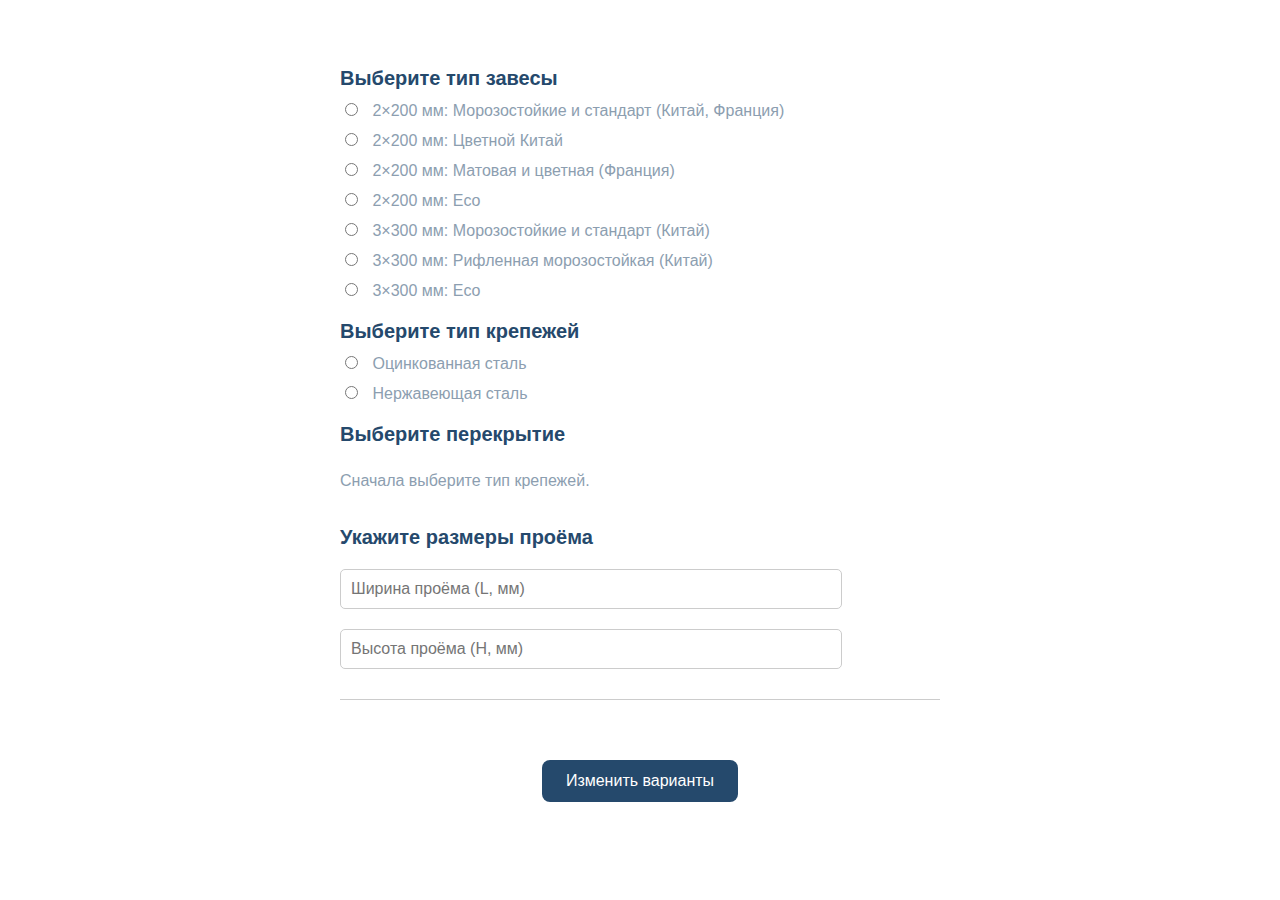
<file: index.html>
<!DOCTYPE html>
<html lang="en">
  <head>
    <meta charset="UTF-8" />
    <meta name="viewport" content="width=device-width, initial-scale=1.0" />
    <link rel="stylesheet" href="style.css" />
    <title>Калькулятор завес</title>
  </head>
  <body>
    <div class="tilda-calculator-container">
      <div class="tilda-calculator">
        <!-- Шаг 1: Выбор типа завесы -->
        <div class="step">
          <h2>Выберите тип завесы</h2>
          <div class="options" id="type-options">
            <!-- Варианты будут заполнены через JS -->
          </div>
        </div>

        <!-- Шаг 2: Выбор типа крепежей -->
        <div class="step">
          <h2>Выберите тип крепежей</h2>
          <div class="options">
            <label>
              <input type="radio" name="fasteners" value="galvanized" onchange="calculateCost()" />
              Оцинкованная сталь
            </label>
            <label>
              <input type="radio" name="fasteners" value="stainless" onchange="calculateCost()" />
              Нержавеющая сталь
            </label>
          </div>
        </div>

        <!-- Шаг 3: Выбор перекрытия -->
        <div class="step">
          <h2>Выберите перекрытие</h2>
          <div class="options" id="overlap-options">
            <!-- Варианты будут заполнены через JS -->
          </div>
        </div>

        <!-- Шаг 4: Указание размеров проёма -->
        <div class="step">
          <h2>Укажите размеры проёма</h2>
          <input
            type="number"
            id="width"
            placeholder="Ширина проёма (L, мм)"
            step="10"
            min="0"
            oninput="calculateCost()"
          />
          <input
            type="number"
            id="height"
            placeholder="Высота проёма (H, мм)"
            step="10"
            min="0"
            oninput="calculateCost()"
          />
        </div>

        <!-- Результат -->
        <div id="result"></div>
      </div>

      <div class="settings-button-container">
        <button class="settings-button" onclick="openSettings()">Изменить варианты</button>
      </div>
    </div>
    <script src="script.js"></script>
  </body>
</html>
</file>
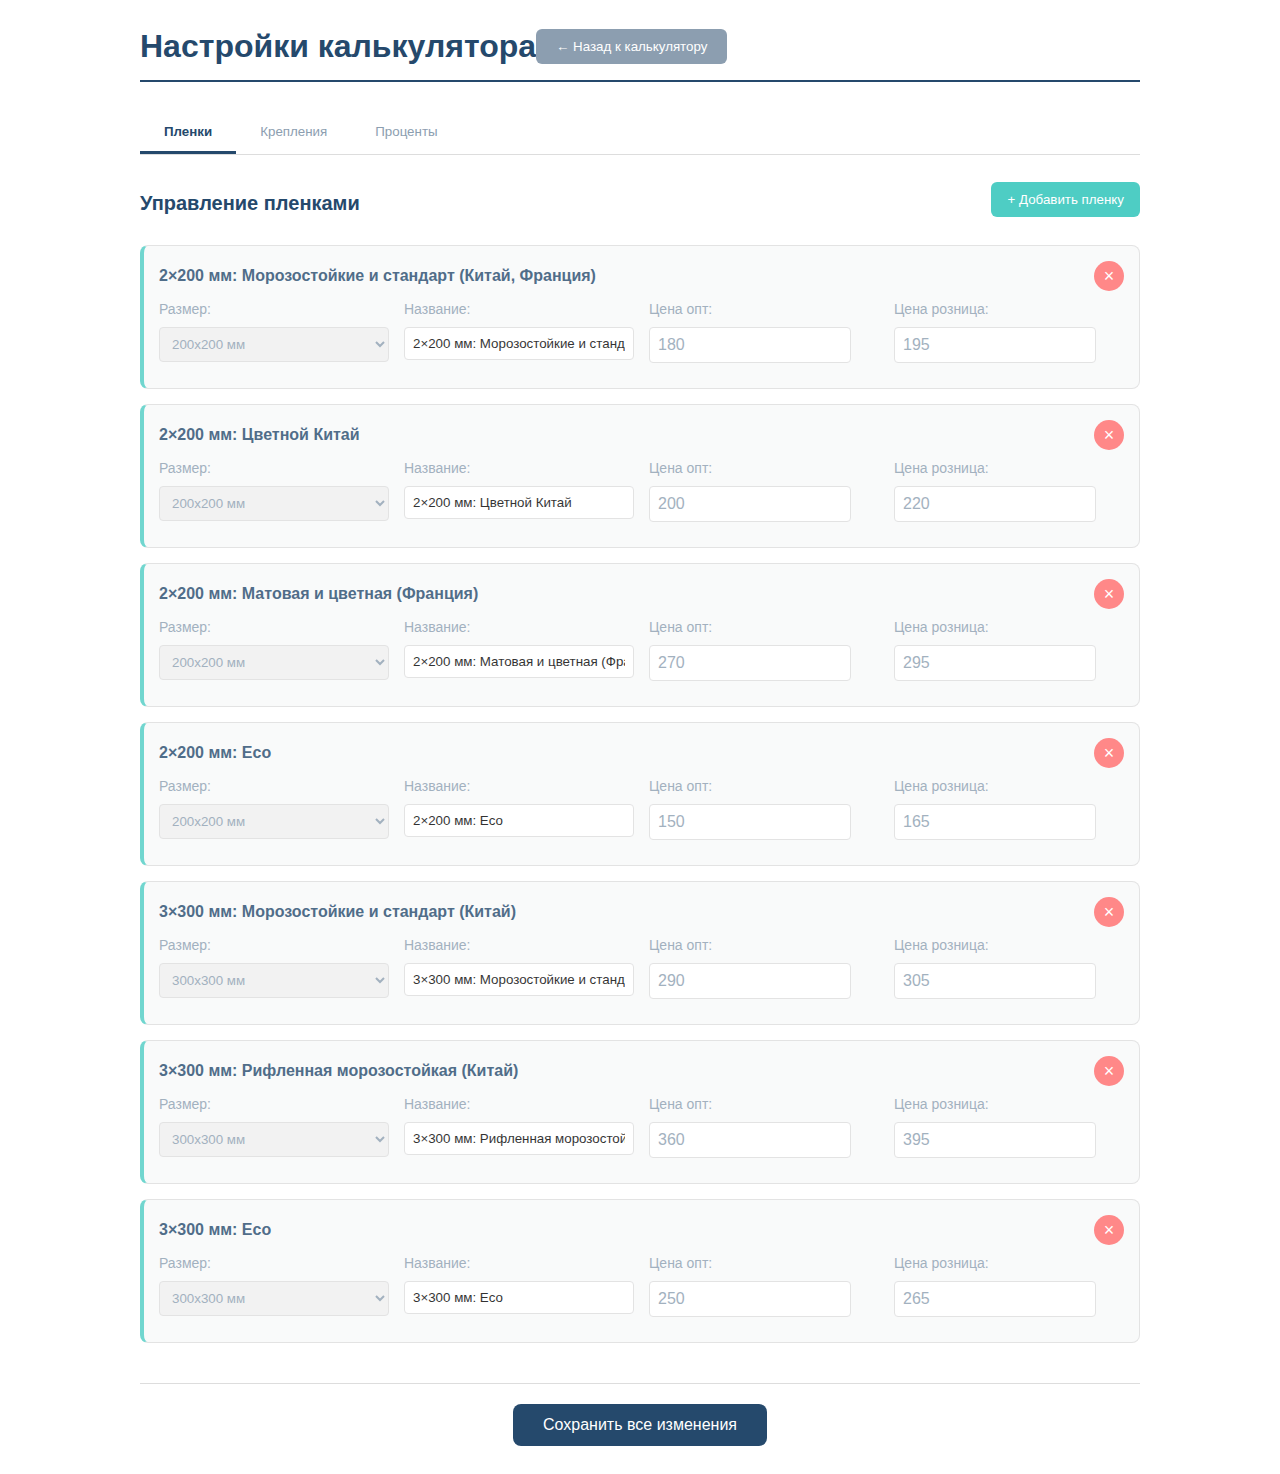
<file: settings.html>
<!DOCTYPE html>
<html lang="en">
  <head>
    <meta charset="UTF-8" />
    <meta name="viewport" content="width=device-width, initial-scale=1.0" />
    <link rel="stylesheet" href="style.css" />
    <title>Настройки калькулятора</title>
  </head>
  <body>
    <div class="settings-container">
      <div class="settings-header">
        <h1>Настройки калькулятора</h1>
        <button class="back-button" onclick="goBack()">← Назад к калькулятору</button>
      </div>

      <!-- Навигация по разделам -->
      <div class="settings-tabs">
        <button class="tab-button active" onclick="openTab('films')">Пленки</button>
        <button class="tab-button" onclick="openTab('fasteners')">Крепления</button>
        <button class="tab-button" onclick="openTab('percentages')">Проценты</button>
      </div>

      <!-- Раздел Пленки -->
      <div id="films" class="tab-content active">
        <div class="section-header">
          <h2>Управление пленками</h2>
          <button class="add-button" onclick="addNewFilm()">+ Добавить пленку</button>
        </div>

        <div class="films-list" id="films-list">
          <!-- Список пленок будет заполнен через JS -->
        </div>
      </div>

      <!-- Раздел Крепления -->
      <div id="fasteners" class="tab-content">
        <div class="section-header">
          <h2>Настройка цен на крепления</h2>
        </div>

        <div class="fasteners-settings">
          <div class="fastener-category">
            <h3>Оцинкованная сталь</h3>
            <div class="price-inputs">
              <label
                >Планка 200 мм (опт):
                <input type="number" id="galvanized_plank_200_wholesale" step="0.01" min="0"
              /></label>
              <label
                >Планка 200 мм (розница):
                <input type="number" id="galvanized_plank_200_retail" step="0.01" min="0"
              /></label>
              <label
                >Планка 300 мм (опт):
                <input type="number" id="galvanized_plank_300_wholesale" step="0.01" min="0"
              /></label>
              <label
                >Планка 300 мм (розница):
                <input type="number" id="galvanized_plank_300_retail" step="0.01" min="0"
              /></label>
              <label
                >Гребенка (опт):
                <input type="number" id="galvanized_comb_wholesale" step="0.01" min="0"
              /></label>
              <label
                >Гребенка (розница):
                <input type="number" id="galvanized_comb_retail" step="0.01" min="0"
              /></label>
            </div>
          </div>

          <div class="fastener-category">
            <h3>Нержавеющая сталь</h3>
            <div class="price-inputs">
              <label
                >Планка 200 мм (опт):
                <input type="number" id="stainless_plank_200_wholesale" step="0.01" min="0"
              /></label>
              <label
                >Планка 200 мм (розница):
                <input type="number" id="stainless_plank_200_retail" step="0.01" min="0"
              /></label>
              <label
                >Планка 300 мм (опт):
                <input type="number" id="stainless_plank_300_wholesale" step="0.01" min="0"
              /></label>
              <label
                >Планка 300 мм (розница):
                <input type="number" id="stainless_plank_300_retail" step="0.01" min="0"
              /></label>
              <label
                >Гребенка (опт):
                <input type="number" id="stainless_comb_wholesale" step="0.01" min="0"
              /></label>
              <label
                >Гребенка (розница):
                <input type="number" id="stainless_comb_retail" step="0.01" min="0"
              /></label>
            </div>
          </div>
        </div>
      </div>

      <!-- Раздел Проценты -->
      <div id="percentages" class="tab-content">
        <div class="section-header">
          <h2>Настройка процентов изготовления</h2>
        </div>

        <div class="percentage-settings">
          <label
            >Процент для опта (%):
            <input type="number" id="wholesale_percentage" step="0.1" min="0" max="100"
          /></label>
          <label
            >Процент для розницы (%):
            <input type="number" id="retail_percentage" step="0.1" min="0" max="100"
          /></label>
        </div>
      </div>

      <!-- Кнопки сохранения -->
      <div class="save-buttons">
        <button class="save-button" onclick="saveAllSettings()">Сохранить все изменения</button>
      </div>
    </div>
    <script src="settings.js"></script>
  </body>
</html>
</file>
<file: style.css>
.tilda-calculator-container {
  max-width: 100%;
  margin: 0 auto;
  padding: 0;
  font-family: 'Inter', sans-serif;
  color: #8c9eb0;
}

.tilda-calculator {
  max-width: 600px;
  margin: 30px auto;
  padding: 20px;
  text-align: left;
}

.step {
  margin-bottom: 20px;
}

h2 {
  color: #25496c;
  font-family: 'Unbounded', sans-serif;
  font-size: 20px;
  margin-bottom: 10px;
}

.options {
  display: flex;
  flex-direction: column;
  gap: 10px;
}

label {
  font-size: 16px;
  cursor: pointer;
  color: #8c9eb0;
}

input[type='radio'] {
  margin-right: 10px;
}

input[type='number'] {
  width: 80%;
  padding: 10px;
  margin: 10px 0;
  border: 1px solid #ccc;
  border-radius: 5px;
  font-size: 16px;
  color: #8c9eb0;
}

#result {
  margin-top: 20px;
  font-size: 16px;
  color: #8c9eb0;
  border-top: 1px solid #ccc;
  padding-top: 10px;
}

#result h2 {
  color: #25496c;
  font-family: 'Unbounded', sans-serif;
}

#result strong {
  color: #25496c;
  font-size: 24px;
}

.total-cost {
  font-size: 24px;
  font-weight: bold;
  color: #25496c;
  margin: 15px 0;
}
.pricing-container {
  display: flex;
  gap: 20px;
  margin-top: 20px;
}

.price-block {
  flex: 1;
  padding: 20px;
  border-radius: 10px;
  border: 2px solid;
}

.price-block.wholesale {
  border-color: #4ecdc4;
  background: #f8fffe;
}

.price-block.retail {
  border-color: #ff6b6b;
  background: #fff8f8;
}

.price-block h3 {
  margin-top: 0;
  color: #25496c;
  font-family: 'Unbounded', sans-serif;
  font-size: 18px;
}

.price-details {
  margin-top: 10px;
  font-size: 14px;
  color: #666;
}

.price-details p {
  margin: 5px 0;
}

/* Стили для кнопки настроек */
.settings-button-container {
  text-align: center;
  margin-top: 30px;
}

.settings-button {
  background: #25496c;
  color: white;
  border: none;
  padding: 12px 24px;
  border-radius: 8px;
  font-size: 16px;
  cursor: pointer;
  font-family: 'Inter', sans-serif;
  transition: background 0.3s;
}

.settings-button:hover {
  background: #1a3653;
}

/* Стили для страницы настроек */
.settings-container {
  max-width: 1000px;
  margin: 0 auto;
  padding: 20px;
  font-family: 'Inter', sans-serif;
  color: #8c9eb0;
}

.settings-header {
  display: flex;
  justify-content: between;
  align-items: center;
  margin-bottom: 30px;
  border-bottom: 2px solid #25496c;
  padding-bottom: 15px;
}

.settings-header h1 {
  color: #25496c;
  font-family: 'Unbounded', sans-serif;
  margin: 0;
}

.back-button {
  background: #8c9eb0;
  color: white;
  border: none;
  padding: 10px 20px;
  border-radius: 6px;
  cursor: pointer;
  font-family: 'Inter', sans-serif;
}

.back-button:hover {
  background: #7a8a9a;
}

/* Стили для вкладок */
.settings-tabs {
  display: flex;
  margin-bottom: 20px;
  border-bottom: 1px solid #ddd;
}

.tab-button {
  background: none;
  border: none;
  padding: 12px 24px;
  cursor: pointer;
  font-family: 'Inter', sans-serif;
  color: #8c9eb0;
  border-bottom: 3px solid transparent;
}

.tab-button.active {
  color: #25496c;
  border-bottom-color: #25496c;
  font-weight: bold;
}

.tab-content {
  display: none;
}

.tab-content.active {
  display: block;
}

/* Стили для раздела пленок */
.section-header {
  display: flex;
  justify-content: space-between;
  align-items: center;
  margin-bottom: 20px;
}

.add-button {
  background: #4ecdc4;
  color: white;
  border: none;
  padding: 10px 16px;
  border-radius: 6px;
  cursor: pointer;
  font-family: 'Inter', sans-serif;
}

.films-list {
  display: flex;
  flex-direction: column;
  gap: 15px;
}

.film-item {
  border: 1px solid #ddd;
  border-radius: 8px;
  padding: 15px;
  background: white;
}

.film-item.default {
  background: #f8f9fa;
  opacity: 0.8;
}

.film-header {
  display: flex;
  justify-content: space-between;
  align-items: center;
  margin-bottom: 10px;
}

.film-header h4 {
  margin: 0;
  color: #25496c;
  font-family: 'Unbounded', sans-serif;
  font-size: 16px;
}

.delete-button {
  background: #ff6b6b;
  color: white;
  border: none;
  width: 30px;
  height: 30px;
  border-radius: 50%;
  cursor: pointer;
  font-size: 18px;
  line-height: 1;
}

.film-inputs {
  display: grid;
  grid-template-columns: repeat(auto-fit, minmax(200px, 1fr));
  gap: 10px;
}

.film-inputs label {
  display: flex;
  flex-direction: column;
  font-size: 14px;
}

.film-inputs input {
  padding: 8px;
  border: 1px solid #ddd;
  border-radius: 4px;
  margin-top: 5px;
}

/* Стили для раздела креплений */
.fasteners-settings {
  display: grid;
  grid-template-columns: repeat(auto-fit, minmax(300px, 1fr));
  gap: 30px;
}

.fastener-category {
  border: 1px solid #ddd;
  border-radius: 8px;
  padding: 20px;
  background: white;
}

.fastener-category h3 {
  color: #25496c;
  font-family: 'Unbounded', sans-serif;
  margin-top: 0;
  border-bottom: 1px solid #eee;
  padding-bottom: 10px;
}

.price-inputs {
  display: flex;
  flex-direction: column;
  gap: 12px;
}

.price-inputs label {
  display: flex;
  justify-content: space-between;
  align-items: center;
  font-size: 14px;
}

.price-inputs input {
  width: 100px;
  padding: 6px;
  border: 1px solid #ddd;
  border-radius: 4px;
}

/* Стили для раздела процентов */
.percentage-settings {
  display: flex;
  flex-direction: column;
  gap: 15px;
  max-width: 300px;
}

.percentage-settings label {
  display: flex;
  justify-content: space-between;
  align-items: center;
  font-size: 16px;
}

.percentage-settings input {
  width: 100px;
  padding: 8px;
  border: 1px solid #ddd;
  border-radius: 4px;
}

/* Стили для кнопок сохранения */
.save-buttons {
  margin-top: 40px;
  text-align: center;
  border-top: 1px solid #ddd;
  padding-top: 20px;
}

.save-button {
  background: #25496c;
  color: white;
  border: none;
  padding: 12px 30px;
  border-radius: 8px;
  font-size: 16px;
  cursor: pointer;
  font-family: 'Inter', sans-serif;
}

.save-button:hover {
  background: #1a3653;
}

.save-message {
  margin-top: 10px;
  color: #4ecdc4;
  font-weight: bold;
}

/* Адаптивность */
@media (max-width: 768px) {
  .settings-header {
    flex-direction: column;
    gap: 15px;
    text-align: center;
  }

  .settings-tabs {
    flex-wrap: wrap;
  }

  .tab-button {
    flex: 1;
    min-width: 120px;
  }

  .section-header {
    flex-direction: column;
    gap: 15px;
    text-align: center;
  }

  .film-inputs {
    grid-template-columns: 1fr;
  }

  .fasteners-settings {
    grid-template-columns: 1fr;
  }

  .price-inputs label {
    flex-direction: column;
    align-items: flex-start;
    gap: 5px;
  }

  .percentage-settings label {
    flex-direction: column;
    align-items: flex-start;
    gap: 5px;
  }
}

/* Стили для выпадающего списка */
select {
  padding: 8px;
  border: 1px solid #ddd;
  border-radius: 4px;
  margin-top: 5px;
  font-family: 'Inter', sans-serif;
  color: #8c9eb0;
}

/* Улучшенные стили для пленок */
.film-item.default {
  background: #f8f9fa;
  border-left: 4px solid #4ecdc4;
}

.film-item.custom {
  background: white;
  border-left: 4px solid #25496c;
}

.film-inputs {
  display: grid;
  grid-template-columns: repeat(auto-fit, minmax(200px, 1fr));
  gap: 15px;
}

.film-inputs label {
  display: flex;
  flex-direction: column;
  font-size: 14px;
  gap: 5px;
}

.film-inputs input,
.film-inputs select {
  padding: 8px;
  border: 1px solid #ddd;
  border-radius: 4px;
  font-family: 'Inter', sans-serif;
}

/* Адаптивность для мобильных */
@media (max-width: 480px) {
  .film-inputs {
    grid-template-columns: 1fr;
  }

  .price-inputs label {
    flex-direction: column;
    align-items: flex-start;
    gap: 5px;
  }

  .percentage-settings label {
    flex-direction: column;
    align-items: flex-start;
    gap: 5px;
  }
}
</file>
